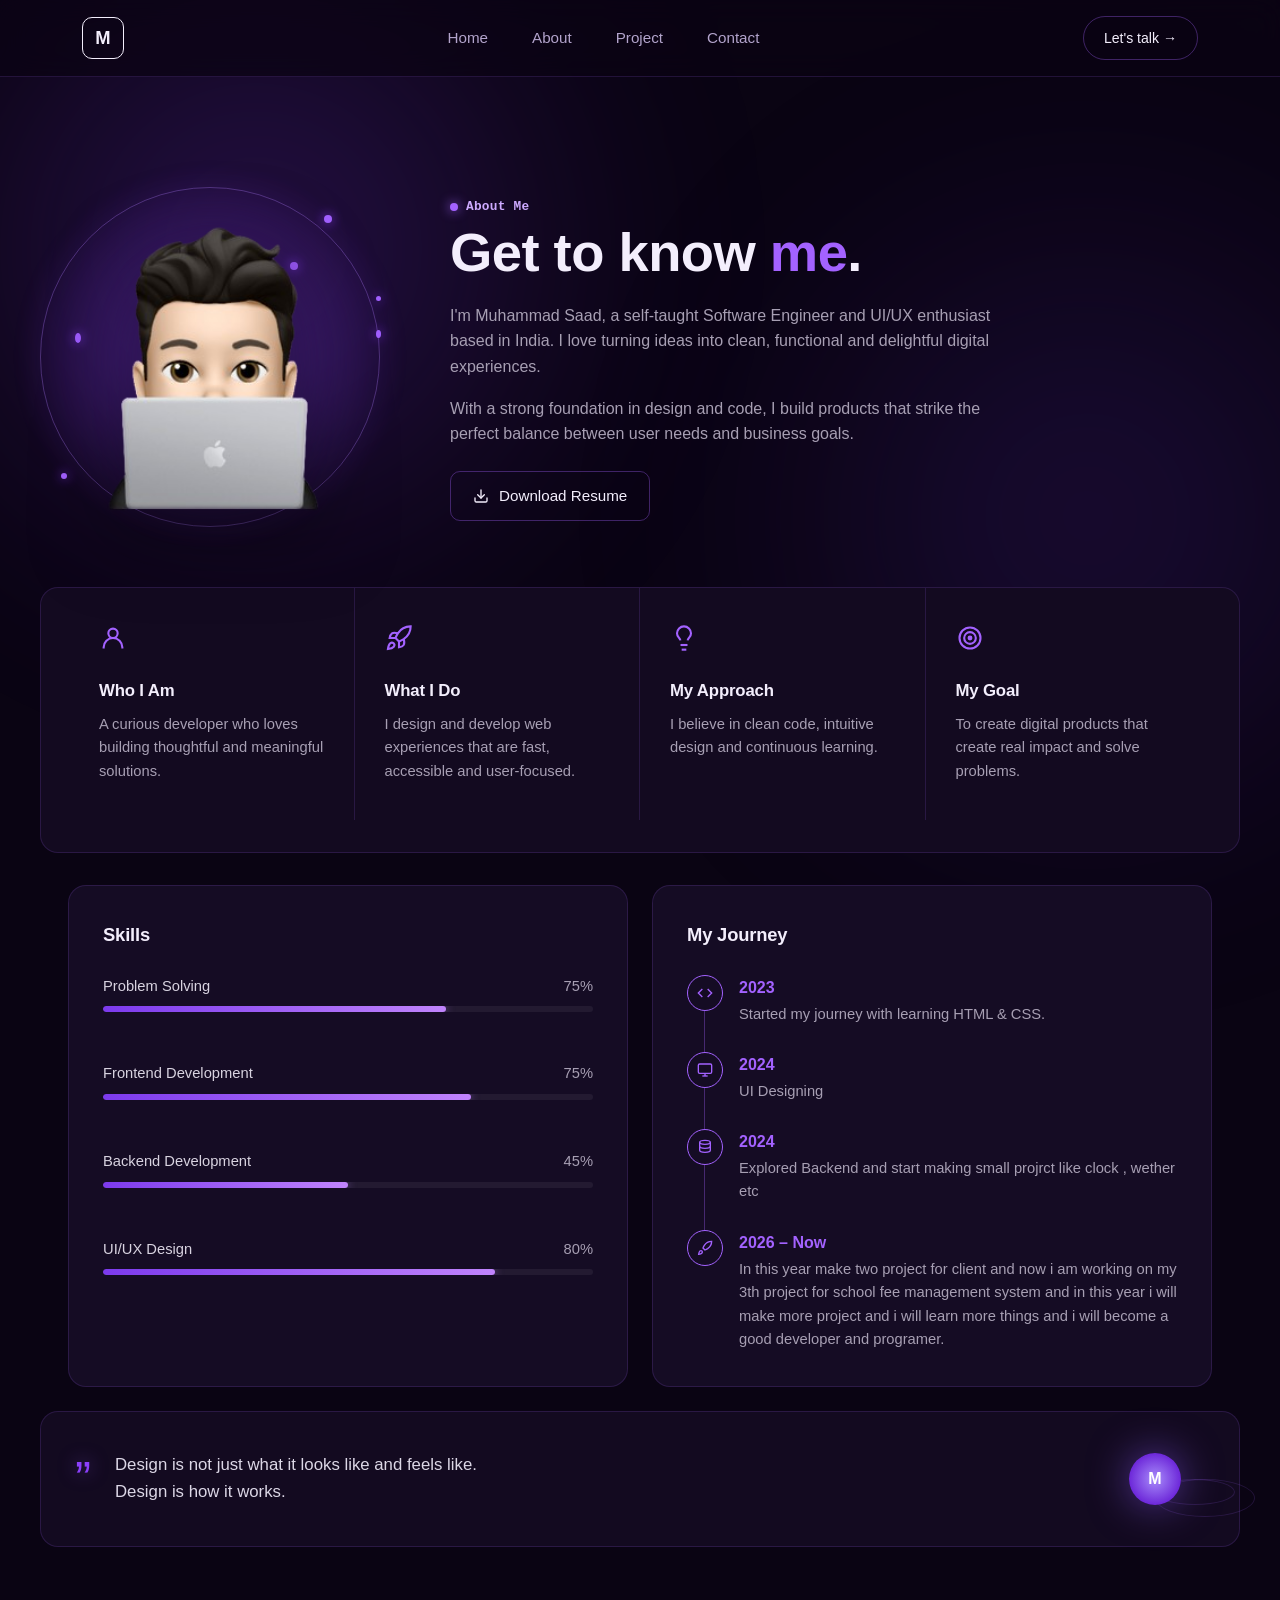
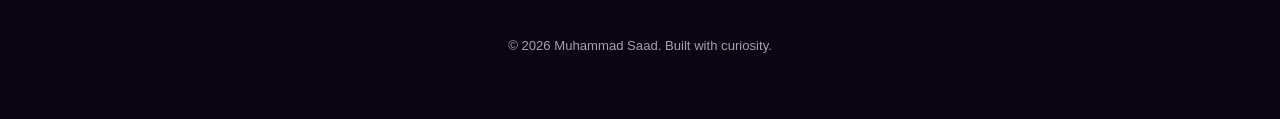
<file: about.html>
<!DOCTYPE html>
<html lang="en">
<head>
    <meta charset="UTF-8">
    <meta name="viewport" content="width=device-width, initial-scale=1.0">
    <title>About Me</title>
    <link rel="stylesheet" href="about.css">
    <link rel="stylesheet" href="style.css">
</head>
<body>
     <header>
    <nav class="container">
      <a href="index.html" class="logo">M</a>
      <ul class="nav-links" id="navLinks">
        <li><a href="index.html">Home</a></li>
        <li><a href="about.html">About</a></li>
        <li><a href="project.html">Project</a></li>
        <li><a href="contact.html">Contact</a></li>
      </ul>
      <a href="#contact" class="nav-cta">Let's talk →</a>
      <div class="burger" id="burger"><span></span><span></span><span></span></div>
    </nav>
  </header>
  <main id="top">

  <section class="hero" id="about">
    <div class="hero-avatar">
      <div class="orbit-ring">
          <span class="orbit-dot d1"></span>
        <span class="orbit-dot d2"></span>
          <span class="orbit-dot d3"></span>
        <span class="orbit-dot d4"></span>
          <span class="orbit-dot d5"></span>
        <span class="orbit-dot d6"></span>
      </div>
      <div class="avatar-glow"></div>
      <img src="img/Me.png" alt="Illustrated avatar of Muhammad Saad working on a laptop" class="avatar-img" />
    </div>

    <div class="hero-copy">
      <p class="eyebrow">About Me</p>
      <h1>Get to know <span class="accent">me</span>.</h1>
      <p class="lead">
        I'm Muhammad Saad, a self-taught Software Engineer and UI/UX enthusiast
        based in India. I love turning ideas into clean, functional and
        delightful digital experiences.
      </p>
      <p class="lead">
        With a strong foundation in design and code, I build products that
        strike the perfect balance between user needs and business goals.
      </p>
      <a class="btn-outline" href="#" onclick="alert('Add your resume.pdf next to index.html and update this link.'); return false;">
        <svg width="16" height="16" viewBox="0 0 24 24" fill="none" stroke="currentColor" stroke-width="2" stroke-linecap="round" stroke-linejoin="round"><path d="M21 15v4a2 2 0 0 1-2 2H5a2 2 0 0 1-2-2v-4"/><polyline points="7 10 12 15 17 10"/><line x1="12" y1="15" x2="12" y2="3"/></svg>
        Download Resume
      </a>
    </div>
  </section>

  <section class="pillars">
    <div class="pillar">
      <svg class="pillar-icon" width="28" height="28" viewBox="0 0 24 24" fill="none" stroke="currentColor" stroke-width="1.8"><circle cx="12" cy="8" r="4"/><path d="M4 21v-1a8 8 0 0 1 16 0v1"/></svg>
      <h3>Who I Am</h3>
      <p>A curious developer who loves building thoughtful and meaningful solutions.</p>
    </div>
    <div class="pillar">
      <svg class="pillar-icon" width="28" height="28" viewBox="0 0 24 24" fill="none" stroke="currentColor" stroke-width="1.8"><path d="M4.5 16.5c-1.5 1.26-2 5-2 5s3.74-.5 5-2c.71-.84.7-2.13-.09-2.91a2.18 2.18 0 0 0-2.91-.09z"/><path d="M12 15l-3-3a22 22 0 0 1 2-3.95A12.88 12.88 0 0 1 22 2c0 2.72-.78 7.5-6 11a22.35 22.35 0 0 1-4 2z"/><path d="M9 12H4s.55-3.03 2-4c1.62-1.08 5 0 5 0"/><path d="M12 15v5s3.03-.55 4-2c1.08-1.62 0-5 0-5"/></svg>
      <h3>What I Do</h3>
      <p>I design and develop web experiences that are fast, accessible and user-focused.</p>
    </div>
    <div class="pillar">
      <svg class="pillar-icon" width="28" height="28" viewBox="0 0 24 24" fill="none" stroke="currentColor" stroke-width="1.8"><path d="M9 18h6"/><path d="M10 22h4"/><path d="M15.09 14c.18-.98.65-1.74 1.41-2.5A4.65 4.65 0 0 0 18 8 6 6 0 0 0 6 8c0 1 .23 2.23 1.5 3.5.76.76 1.23 1.52 1.41 2.5"/></svg>
      <h3>My Approach</h3>
      <p>I believe in clean code, intuitive design and continuous learning.</p>
    </div>
    <div class="pillar">
      <svg class="pillar-icon" width="28" height="28" viewBox="0 0 24 24" fill="none" stroke="currentColor" stroke-width="1.8"><circle cx="12" cy="12" r="9"/><circle cx="12" cy="12" r="5"/><circle cx="12" cy="12" r="1.2" fill="currentColor"/></svg>
      <h3>My Goal</h3>
      <p>To create digital products that create real impact and solve problems.</p>
    </div>
  </section>

  <section class="split">
    <div class="card skills-card">
      <h3>Skills</h3>
      <ul class="skills">
        <li>
          <div class="skill-row"><span>Problem Solving </span><span class="pct">75%</span></div>
          <div class="bar"><div class="fill" style="--pct:70%"></div></div>
        </li>
        <li>
          <div class="skill-row"><span>Frontend Development</span><span class="pct">75%</span></div>
          <div class="bar"><div class="fill" style="--pct:75%"></div></div>
        </li>
        <li>
          <div class="skill-row"><span>Backend Development</span><span class="pct">45%</span></div>
          <div class="bar"><div class="fill" style="--pct:50%"></div></div>
        </li>
        <li>
          <div class="skill-row"><span>UI/UX Design</span><span class="pct">80%</span></div>
          <div class="bar"><div class="fill" style="--pct:80%"></div></div>
        </li>
        <!-- <li>
          <div class="skill-row"><span>Tools &amp; Workflow</span><span class="pct">80%</span></div>
          <div class="bar"><div class="fill" style="--pct:80%"></div></div>
        </li> -->
      </ul>
    </div>

    <div class="card journey-card">
      <h3>My Journey</h3>
      <ol class="timeline">
        <li>
          <span class="tl-icon"><svg width="16" height="16" viewBox="0 0 24 24" fill="none" stroke="currentColor" stroke-width="2"><polyline points="16 18 22 12 16 6"/><polyline points="8 6 2 12 8 18"/></svg></span>
          <div class="tl-copy">
            <p class="year">2023</p>
            <p>Started my journey with learning HTML &amp; CSS.</p>
          </div>
        </li>
        <li>
          <span class="tl-icon"><svg width="16" height="16" viewBox="0 0 24 24" fill="none" stroke="currentColor" stroke-width="2"><rect x="2" y="3" width="20" height="14" rx="2"/><line x1="8" y1="21" x2="16" y2="21"/><line x1="12" y1="17" x2="12" y2="21"/></svg></span>
          <div class="tl-copy">
            <p class="year">2024</p>
            <p>UI Designing</p>
          </div>
        </li>
        <li>
          <span class="tl-icon"><svg width="16" height="16" viewBox="0 0 24 24" fill="none" stroke="currentColor" stroke-width="2"><ellipse cx="12" cy="5" rx="8" ry="3"/><path d="M4 5v6c0 1.66 3.58 3 8 3s8-1.34 8-3V5"/><path d="M4 11v6c0 1.66 3.58 3 8 3s8-1.34 8-3v-6"/></svg></span>
          <div class="tl-copy">
            <p class="year">2024</p>
            <p>Explored Backend and start making small projrct like clock , wether etc   </p>
          </div>
        </li>
        <li>
          <span class="tl-icon"><svg width="16" height="16" viewBox="0 0 24 24" fill="none" stroke="currentColor" stroke-width="2"><path d="M4.5 16.5c-1.5 1.26-2 5-2 5s3.74-.5 5-2c.71-.84.7-2.13-.09-2.91a2.18 2.18 0 0 0-2.91-.09z"/><path d="M12 15l-3-3a22 22 0 0 1 2-3.95A12.88 12.88 0 0 1 22 2c0 2.72-.78 7.5-6 11a22.35 22.35 0 0 1-4 2z"/></svg></span>
          <div class="tl-copy">
            <p class="year">2026 – Now</p>
            <p> In this year make two project for client  and now i am working on my 3th  project for school fee management system and in this year i will make more project and i will learn more things and i will become a good developer and programer.

            </p>
          </div>
        </li>
      </ol>
    </div>
  </section>

  <section class="quote-bar">
    <span class="quote-mark">&rdquo;</span>
    <p>Design is not just what it looks like and feels like.<br>Design is how it works.</p>
    <div class="quote-logo">
      <span class="ring r1"></span>
      <span class="ring r2"></span>
      <span class="mark">M</span>
    </div>
  </section>

</main>

<footer id="lab">
  <p>&copy; <span id="year"></span> Muhammad Saad. Built with curiosity.</p>
</footer>

  <script src="about.js"></script>
</body>
</html>
</file>
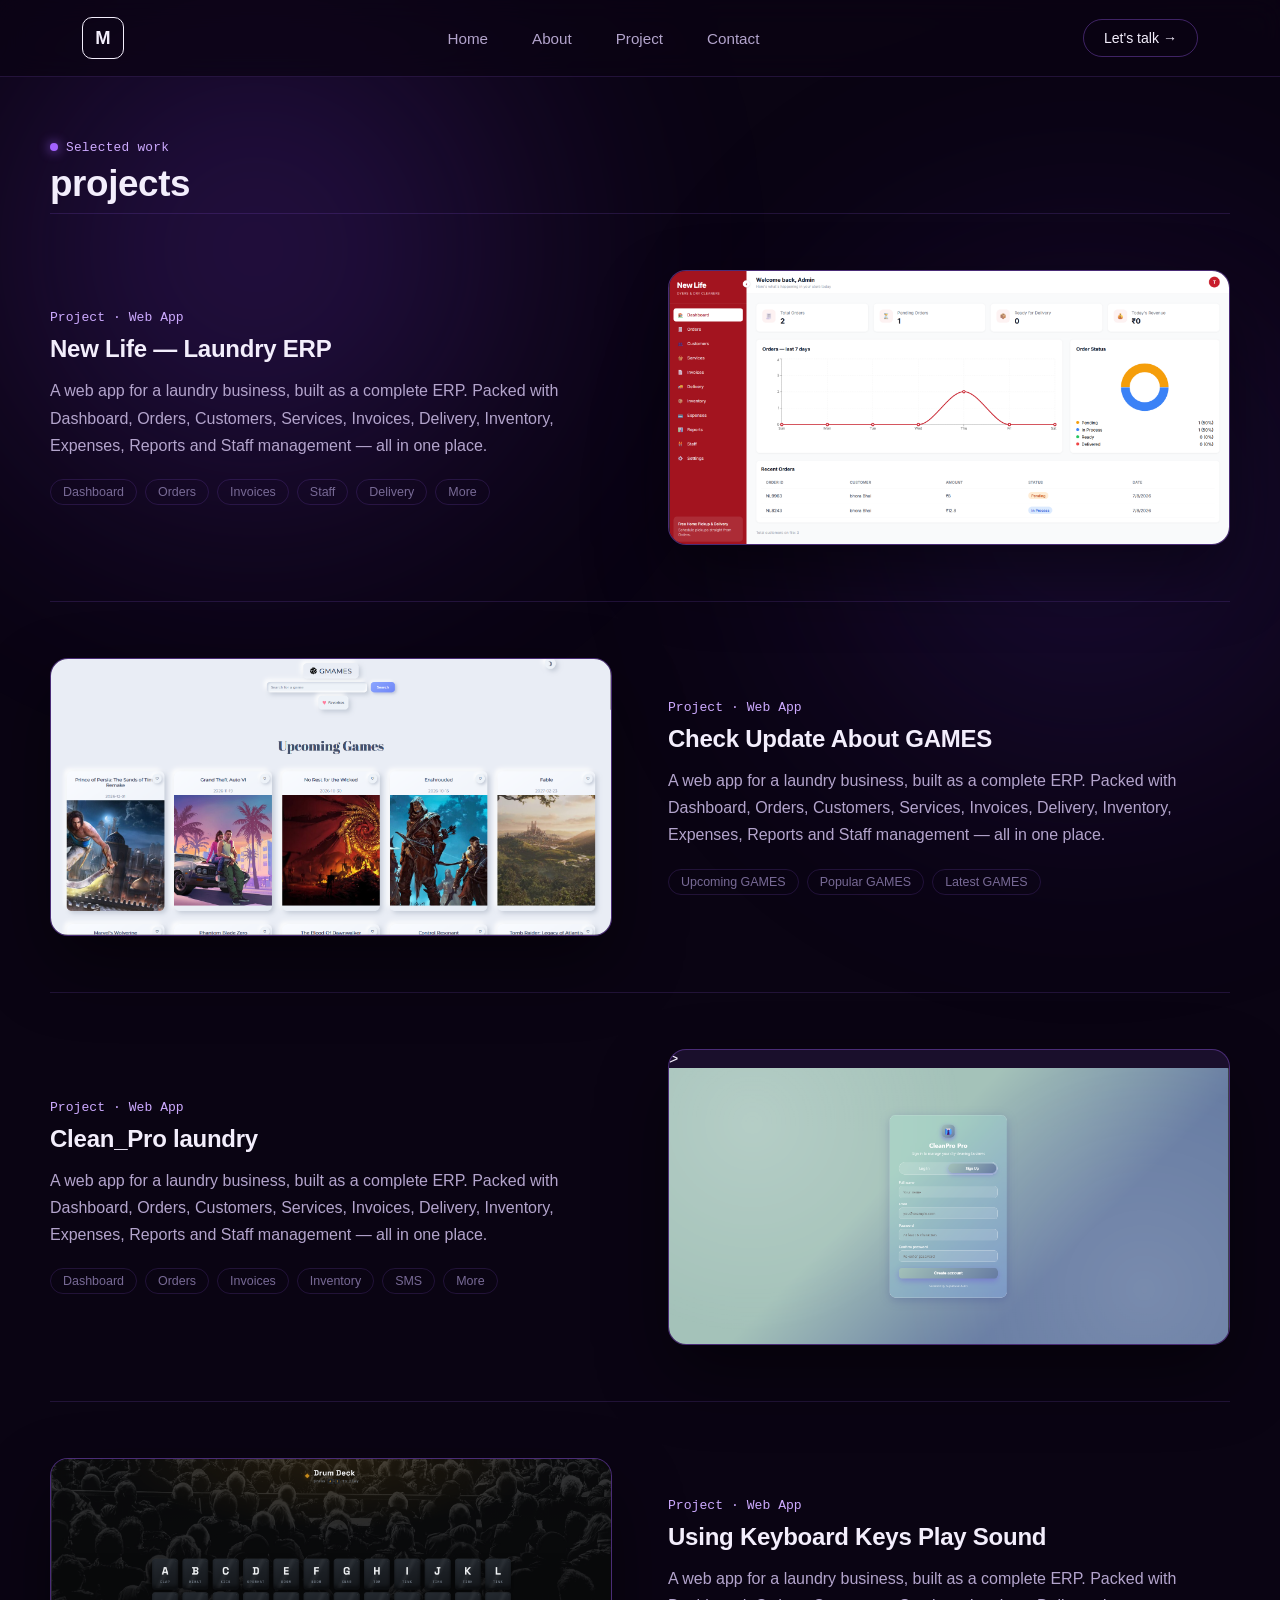
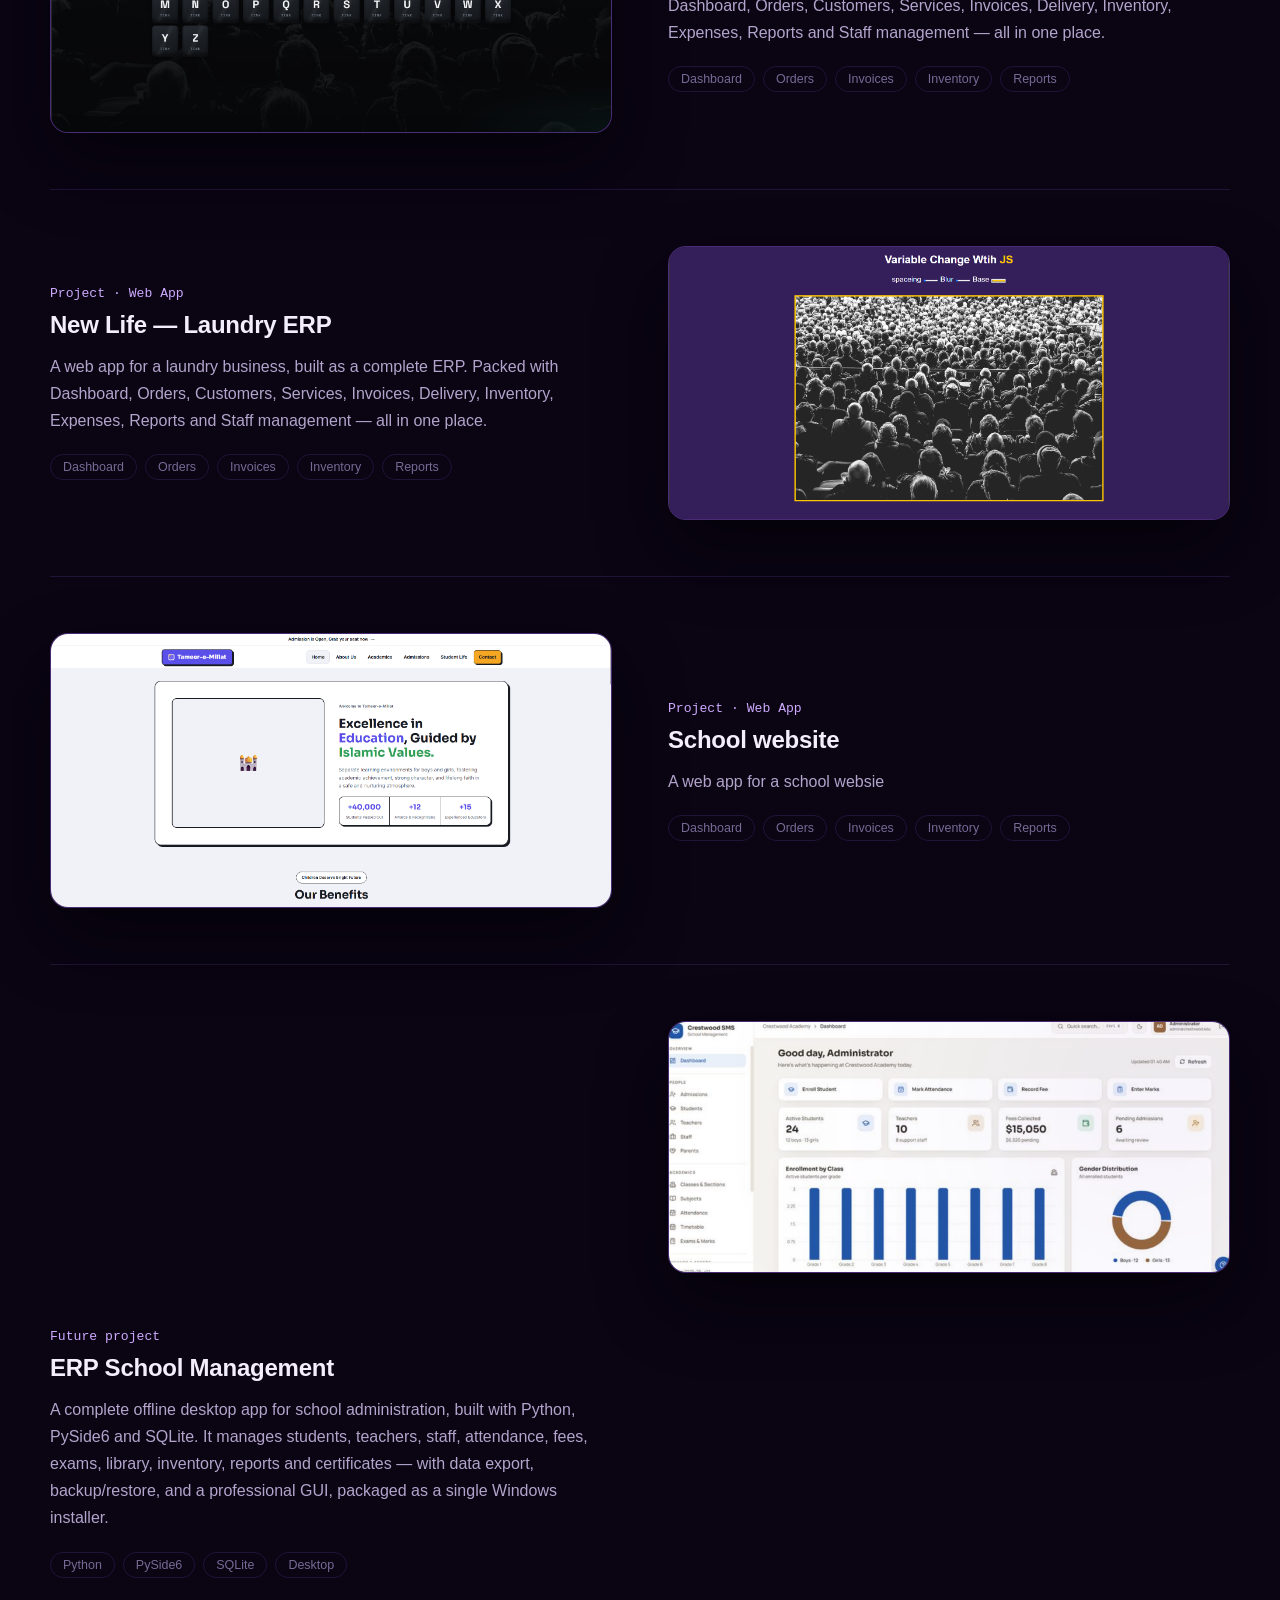
<file: project.html>
<!DOCTYPE html>
<html lang="en">
<head>
    <meta charset="UTF-8">
    <meta name="viewport" content="width=device-width, initial-scale=1.0">
    <link rel="stylesheet" href="style.css">
    <title>Projects</title>

</head>
<body>
  <div class="wrap">

  <header>
    <nav class="container">
      <a href="#home" class="logo">M</a>
      <ul class="nav-links" id="navLinks">
        <li><a href="index.html">Home</a></li>
        <li><a href="about.html">About</a></li>
        <li><a href="project.html">Project</a></li>
        <li><a href="contact.html">Contact</a></li>
      </ul>
      <a href="#contact" class="nav-cta">Let's talk →</a>
      <div class="burger" id="burger"><span></span><span></span><span></span></div>
    </nav>
  </header>
    <!-- PROJECTS -->
  <section class="projects container" id="projects">
    <div class="section-head reveal">
      <span class="eyebrow">Selected work</span>
      <h2>projects</h2>
    </div>

    <div class="project-card reveal">
      <div class="project-media">
      <a href="https://laundry-first.vercel.app/login" target="_blank">
         <img src="img/laundrysecond.png" alt="website Photo">
        </a>
      </div>
      <div class="project-info">
        <span class="project-tag">Project · Web App</span>
        <h3>New Life — Laundry ERP</h3>
        <p>A web app for a laundry business, built as a complete ERP. Packed with Dashboard, Orders, Customers, Services, Invoices, Delivery, Inventory, Expenses, Reports and Staff management &mdash; all in one place.</p>
        <div class="chip-row">
          <span class="chip">Dashboard</span>
          <span class="chip">Orders</span>
          <span class="chip">Invoices</span>
          <span class="chip">Staff</span>
          <span class="chip">Delivery</span>
          <span class="chip">More</span>
        </div>
      </div>
    </div>

      <div class="project-card reveal">
      <div class="project-media">
     <a href="https://latestgames-update.vercel.app/" target="_blank">
       <img src="img/Games.png" alt="Game websit photo">
      </a>
      </div>
      <div class="project-info">
        <span class="project-tag">Project · Web App</span>
        <h3>Check Update About GAMES</h3>
        <p>A web app for a laundry business, built as a complete ERP. Packed with Dashboard, Orders, Customers, Services, Invoices, Delivery, Inventory, Expenses, Reports and Staff management &mdash; all in one place.</p>
        <div class="chip-row">
          <span class="chip">Upcoming GAMES</span>
          <span class="chip">Popular GAMES</span>
          <span class="chip">Latest GAMES</span>
        </div>
      </div>
    </div>
      <div class="project-card reveal">
      <div class="project-media">
       <a href="https://lmw-second.vercel.app/" target="_blank">
         >
        <img src="img/cleanpro.png" alt="websit singup page">
        </a>
      </div>
      <div class="project-info">
        <span class="project-tag">Project · Web App</span>
        <h3>Clean_Pro laundry </h3>
        <p>A web app for a laundry business, built as a complete ERP. Packed with Dashboard, Orders, Customers, Services, Invoices, Delivery, Inventory, Expenses, Reports and Staff management &mdash; all in one place.</p>
        <div class="chip-row">
          <span class="chip">Dashboard</span>
          <span class="chip">Orders</span>
          <span class="chip">Invoices</span>
          <span class="chip">Inventory</span>
          <span class="chip">SMS</span>
          <span class="chip">More</span>
        </div>
      </div>
    </div>
      <div class="project-card reveal">
      <div class="project-media">
     <a href="https://piano-by-saad.vercel.app/" target="_blank"><img src="img/piano.png" alt="website photo" >
      </a> 
      </div>
      <div class="project-info">
        <span class="project-tag">Project · Web App</span>
        <h3>Using Keyboard Keys Play Sound</h3>
        <p>A web app for a laundry business, built as a complete ERP. Packed with Dashboard, Orders, Customers, Services, Invoices, Delivery, Inventory, Expenses, Reports and Staff management &mdash; all in one place.</p>
        <div class="chip-row">
          <span class="chip">Dashboard</span>
          <span class="chip">Orders</span>
          <span class="chip">Invoices</span>
          <span class="chip">Inventory</span>
          <span class="chip">Reports</span>
        </div>
      </div>
    </div>
      <div class="project-card reveal">
      <div class="project-media">
      <a href="https://variable-change-by-js.vercel.app/" target="_blank"> <img src="img/variable-project-img.png" alt="project image only">
        </a>
      </div>
      <div class="project-info">
        <span class="project-tag">Project · Web App</span>
        <h3>New Life — Laundry ERP</h3>
        <p>A web app for a laundry business, built as a complete ERP. Packed with Dashboard, Orders, Customers, Services, Invoices, Delivery, Inventory, Expenses, Reports and Staff management &mdash; all in one place.</p>
        <div class="chip-row">
          <span class="chip">Dashboard</span>
          <span class="chip">Orders</span>
          <span class="chip">Invoices</span>
          <span class="chip">Inventory</span>
          <span class="chip">Reports</span>
        </div>
      </div>
    </div>
      <div class="project-card reveal">
      <div class="project-media">
        <a href="https://tmischool.vercel.app/" target="_blank"> <img src ="img/school.png" alt="school management project image">
      </div>
      <div class="project-info">
        <span class="project-tag">Project · Web App</span>
        <h3>School website</h3>
        <p>A web app for a school websie</p>
        <div class="chip-row">
          <span class="chip">Dashboard</span>
          <span class="chip">Orders</span>
          <span class="chip">Invoices</span>
          <span class="chip">Inventory</span>
          <span class="chip">Reports</span>
        </div>
      </div>
    </div>
    <div class="project-card reveal">
      <div class="project-media">
      <a href=""></a>  <img src="img/comingproject.png" alt="website image">
      </div>
      <div class="project-info">
        <span class="project-tag">Future project</span>
        <h3>ERP School Management</h3>
        <p>A complete offline desktop app for school administration, built with Python, PySide6 and SQLite. It manages students, teachers, staff, attendance, fees, exams, library, inventory, reports and certificates &mdash; with data export, backup/restore, and a professional GUI, packaged as a single Windows installer.</p>
        <div class="chip-row">
          <span class="chip">Python</span>
          <span class="chip">PySide6</span>
          <span class="chip">SQLite</span>
          <span class="chip">Desktop</span>
        </div>
      </div>
    </div>
  </section>
<script src="script.js"></script>
</body>
</html>
</file>
<file: about.css>
:root{
  --bg: #060310;
  --bg-2: #0a0514;
  --card: #130a20;
  --card-2: #150c24;
  --border: rgba(150,110,220,0.18);
  --border-strong: rgba(168,124,240,0.4);
  --text: #f1eef6;
  --muted: #a79fb3;
  --muted-2: #8b839a;
  --accent: #8b5cf6;
  --accent-2: #a78bfa;
  --accent-glow: rgba(139,92,246,0.55);
  --radius: 20px;
  --font-display: 'Poppins', sans-serif;
  --font-body: 'Inter', sans-serif;
}

*{box-sizing:border-box;}
html{scroll-behavior:smooth;}

body{
  margin:0;
  background:var(--bg);
  color:var(--text);
  font-family:var(--font-body);
  line-height:1.6;
  position:relative;
  overflow-x:hidden;
}

/* ambient glow orbs */
.glow-orb{
  position:fixed;
  border-radius:50%;
  filter:blur(120px);
  pointer-events:none;
  z-index:0;
  opacity:0.35;
}
.orb-1{ width:520px; height:520px; background:#7c3aed; top:-120px; left:-160px; }
.orb-2{ width:460px; height:460px; background:#5b21b6; bottom:-160px; right:-160px; }

main, header, footer{ position:relative; z-index:1; }

a{ color:inherit; text-decoration:none; }
h1,h2,h3{ font-family:var(--font-display); margin:0 0 .5em; font-weight:600; letter-spacing:-0.01em; }
p{ margin:0 0 1em; color:var(--muted); }

/* ---------- Nav ---------- */
.nav{
  display:flex;
  align-items:center;
  justify-content:space-between;
  max-width:1200px;
  margin:24px auto 0;
  padding:18px 28px;
  background:linear-gradient(180deg, rgba(90,40,160,0.22), rgba(20,10,35,0.5));
  border:1px solid var(--border);
  border-radius:16px;
  backdrop-filter: blur(10px);
}
.brand{ font-family:var(--font-display); font-weight:600; letter-spacing:.02em; }
.nav-logo{
  font-family:var(--font-display);
  font-weight:700;
  font-size:1.3rem;
  border:1.5px solid var(--accent-2);
  width:38px; height:38px;
  display:flex; align-items:center; justify-content:center;
  border-radius:8px;
  color:var(--text);
}
.nav-right{ display:flex; gap:36px; }
.nav-right a{
  color:var(--muted);
  font-size:.95rem;
  padding-bottom:6px;
  border-bottom:2px solid transparent;
  transition:color .2s ease, border-color .2s ease;
}
.nav-right a:hover{ color:var(--text); }
.nav-right a.active{ color:var(--text); border-color:var(--accent); }

/* ---------- Hero ---------- */
.hero{
  max-width:1200px;
  margin:0 auto;
  padding:100px 28px 60px;
  display:grid;
  grid-template-columns:380px 1fr;
  gap:70px;
  align-items:center;
}
.hero-avatar{
  position:relative;
  width:340px; height:340px;
  display:flex; align-items:center; justify-content:center;
  justify-self:center;
}
.avatar-glow{
  position:absolute;
  inset:20px;
  border-radius:50%;
  background:radial-gradient(circle, var(--accent-glow), transparent 70%);
  filter:blur(10px);
}
.orbit-ring{
  position:absolute;
  inset:0;
  border:1px solid rgba(168,124,240,0.35);
  border-radius:50%;
  animation:spin 22s linear infinite;
}
.orbit-dot{
  position:absolute;
  width:8px; height:8px;
  border-radius:50%;
  background:var(--accent-2);
  box-shadow:0 0 12px var(--accent);
}
.d1{ top:8%; right:14%; }
.d2{ top:32%; right:-2px; width:5px; height:5px; }
.d3{ bottom:14%; left:6%; width:6px; height:6px; }
.d4{ top:22%; right:24%; }
.d5{ top:42%; right:-2px; width:5px; height:8px; }
.d6{ bottom:54%; left:10%; width:6px; height:10px; }
@keyframes spin{ to{ transform:rotate(360deg); } }

.avatar-img{
  position:relative;
  width:78%;
  z-index:1;
  filter:drop-shadow(0 20px 40px rgba(0,0,0,0.5));
}

.eyebrow{ color:var(--accent-2); font-weight:600; font-size:.95rem; margin-bottom:.4em; }
.hero-copy h1{ font-size:2.6rem; color:var(--text); }
.hero-copy h1 .accent{ color:var(--accent-2); }
.lead{ max-width:560px; color:var(--muted); }

.btn-outline{
  display:inline-flex;
  align-items:center;
  gap:10px;
  margin-top:8px;
  padding:12px 22px;
  border:1.5px solid var(--border-strong);
  border-radius:10px;
  color:var(--text);
  font-size:.95rem;
  font-weight:500;
  transition:background .2s ease, transform .2s ease, box-shadow .2s ease;
}
.btn-outline:hover{
  background:rgba(139,92,246,0.12);
  box-shadow:0 0 24px rgba(139,92,246,0.25);
  transform:translateY(-1px);
}

/* ---------- Pillars ---------- */
.pillars{
  max-width:1200px;
  margin:0 auto;
  padding:0 28px 32px;
  display:grid;
  grid-template-columns:repeat(4,1fr);
  background:var(--card);
  border:1px solid var(--border);
  border-radius:var(--radius);
}
.pillar{
  padding:36px 30px;
  border-right:1px solid var(--border);
}
.pillar:last-child{ border-right:none; }
.pillar-icon{ color:var(--accent-2); margin-bottom:18px; }
.pillar h3{ font-size:1.05rem; color:var(--text); }
.pillar p{ font-size:.92rem; margin:0; }

/* ---------- Split: Skills / Journey ---------- */
.split{
  max-width:1200px;
  margin:32px auto 0;
  padding:0 28px;
  display:grid;
  grid-template-columns:1fr 1fr;
  gap:24px;
}
.card{
  background:var(--card-2);
  border:1px solid var(--border);
  border-radius:var(--radius);
  padding:34px;
}
.card h3{ color:var(--text); font-size:1.15rem; margin-bottom:26px; }

.skills{ list-style:none;
   margin:0;
    padding:0;
     display:flex;
      flex-direction:column;
       gap:50px;
       }
.skill-row{ display:flex; justify-content:space-between; font-size:.92rem; margin-bottom:8px; color:var(--muted); }
.skill-row span:first-child{ color:#d8d3e0; }
.bar{
  height:6px;
  border-radius:6px;
  background:rgba(255,255,255,0.06);
  overflow:hidden;
}
.fill{
  height:100%;
  width:0;
  border-radius:6px;
  background:linear-gradient(90deg, #7c3aed, #c084fc);
  box-shadow:0 0 10px rgba(168,124,240,0.6);
  transition:width 1.1s cubic-bezier(.22,.9,.34,1);
}
.fill.in-view{ width:var(--pct); }

.timeline{ list-style:none; margin:0; padding:0; }
.timeline li{
  display:grid;
  grid-template-columns:36px 1fr;
  gap:16px;
  position:relative;
  padding-bottom:26px;
}
.timeline li:last-child{ padding-bottom:0; }
.timeline li:not(:last-child)::before{
  content:"";
  position:absolute;
  left:17px; top:36px; bottom:0;
  width:1px;
  background:var(--border-strong);
}
.tl-icon{
  width:36px; height:36px;
  border:1.5px solid var(--accent-2);
  border-radius:50%;
  display:flex; align-items:center; justify-content:center;
  color:var(--accent-2);
  background:var(--card-2);
  z-index:1;
}
.tl-copy .year{ color:var(--accent-2); font-weight:600; margin-bottom:2px; }
.tl-copy p:last-child{ margin:0; font-size:.92rem; }

/* ---------- Quote bar ---------- */
.quote-bar{
  max-width:1200px;
  margin:24px auto 60px;
  padding:32px 34px;
  background:var(--card);
  border:1px solid var(--border);
  border-radius:var(--radius);
  display:flex;
  align-items:center;
  gap:24px;
}
.quote-mark{
  font-family:var(--font-display);
  font-size:3rem;
  color:var(--accent);
  line-height:1;
  text-shadow:0 0 18px var(--accent-glow);
}
.quote-bar p{ flex:1; color:#dcd7e6; font-size:1.05rem; margin:0; font-family:var(--font-display); font-weight:500; }
.quote-logo{
  position:relative;
  width:100px; height:70px;
  flex-shrink:0;
  display:flex; align-items:center; justify-content:center;
}
.quote-logo .mark{
  width:52px; height:52px;
  border-radius:50%;
  background:radial-gradient(circle, #a78bfa, #6d28d9 70%);
  box-shadow:0 0 40px var(--accent-glow);
  display:flex; align-items:center; justify-content:center;
  font-family:var(--font-display);
  font-weight:700;
  color:#fff;
  z-index:1;
}
.ring{
  position:absolute;
  border:1px solid rgba(168,124,240,0.35);
  border-radius:50%;
}
.r1{ width:100px; height:38px; top:16px; }
.r2{ width:80px; height:26px; top:22px; }

/* ---------- Footer ---------- */
footer{
  text-align:center;
  padding:30px 20px 50px;
  color:var(--muted-2);
  font-size:.85rem;
}

/* ---------- Reveal ---------- */
.reveal{ opacity:0; transform:translateY(18px); transition:opacity .6s ease, transform .6s ease; }
.reveal.in-view{ opacity:1; transform:none; }

/* ---------- Responsive ---------- */
@media (max-width: 980px){
  .hero{ grid-template-columns:1fr; text-align:center; padding-top:60px; }
  .hero-copy .lead{ margin-left:auto; margin-right:auto; }
  .pillars{ grid-template-columns:1fr 1fr; }
  .pillar{ border-right:none; border-bottom:1px solid var(--border); }
  .split{ grid-template-columns:1fr; }
  .nav-right{ gap:20px; }
}
@media (max-width: 560px){
  .pillars{ grid-template-columns:1fr; }
  .nav{ flex-wrap:wrap; gap:14px; justify-content:center; }
  .hero-copy h1{ font-size:2.1rem; }
  .quote-bar{ flex-direction:column; text-align:center; }
}

@media (prefers-reduced-motion: reduce){
  *{ animation:none !important; transition:none !important; }
}
</file>
<file: style.css>
:root{
    --bg: #0a0413;
    --bg-soft: #120823;
    --surface: #1a0f2c;
    --surface-2: #221334;
    --border: rgba(163,98,255,0.16);
    --border-strong: rgba(163,98,255,0.35);
    --accent: #8b3ffb;
    --accent-2: #a362ff;
    --accent-light: #cdaaff;
    --text: #f3eefc;
    --text-dim: #b3a4cc;
    --text-faint: #786a96;
    --radius: 18px;
  }

  *{ margin:0; padding:0; box-sizing:border-box; }
  html{ scroll-behavior:smooth; }

  body{
    background: var(--bg);
    color: var(--text);
    font-family: 'Inter', sans-serif;
    overflow-x:hidden;
    position:relative;
  }

  /* ambient background glows */
  body::before, body::after{
    content:'';
    position:fixed;
    width:60vw; height:60vw;
    max-width:900px; max-height:900px;
    border-radius:50%;
    filter: blur(120px);
    opacity:0.28;
    z-index:0;
    pointer-events:none;
  }
  body::before{
    background: radial-gradient(circle, var(--accent) 0%, transparent 70%);
    top:-15%; left:-10%;
  }
  body::after{
    background: radial-gradient(circle, #5227a8 0%, transparent 70%);
    bottom:0%; right:-15%;
  }

  .wrap{ position:relative; z-index:1; }

  a{ color:inherit; text-decoration:none; }
  ul{ list-style:none; }
  img{ max-width:100%; display:block; }

  h1,h2,h3, .display{
    font-family:'Sora', sans-serif;
    letter-spacing:-0.01em;
  }

  .eyebrow{
    font-family:'JetBrains Mono', monospace;
    font-size:0.8rem;
    color: var(--accent-light);
    letter-spacing:0.02em;
    display:inline-flex;
    align-items:center;
    gap:8px;
  }
  .eyebrow::before{
    content:'';
    width:8px; height:8px;
    border-radius:50%;
    background: var(--accent-2);
    box-shadow: 0 0 12px var(--accent-2);
  }

  .container{
    max-width:1180px;
    margin:0 auto;
    padding:0 32px;
  }

  /* ---------- NAV ---------- */
  header{
    position:sticky;
    top:0;
    z-index:100;
    background: rgba(10,4,19,0.7);
    backdrop-filter: blur(14px);
    border-bottom:1px solid var(--border);
  }
  nav.container{
    display:flex;
    align-items:center;
    justify-content:space-between;
    height:76px;
  }
  .logo{
    width:42px; height:42px;
    border:1.5px solid var(--text);
    border-radius:10px;
    display:flex; align-items:center; justify-content:center;
    font-family:'Sora',sans-serif;
    font-weight:700;
    font-size:1.15rem;
    transition: box-shadow .3s ease, border-color .3s ease;
  }
  .logo:hover{ box-shadow: 0 0 22px var(--accent-2); border-color: var(--accent-2); }

  .nav-links{
    display:flex;
    gap:44px;
    font-size:0.95rem;
    font-weight:500;
  }
  .nav-links a{
    position:relative;
    color: var(--text-dim);
    transition: color .25s ease;
  }
  .nav-links a::after{
    content:'';
    position:absolute; left:0; bottom:-6px;
    width:0; height:2px;
    background: var(--accent-2);
    transition: width .25s ease;
  }
  .nav-links a:hover{ color: var(--text); }
  .nav-links a:hover::after{ width:100%; }

  .nav-cta{
    display:inline-flex; align-items:center; gap:8px;
    padding:10px 20px;
    border-radius:999px;
    border:1px solid var(--border-strong);
    font-size:0.88rem;
    font-weight:500;
    color: var(--text);
    transition: all .25s ease;
  }
  .nav-cta:hover{ background: var(--accent); border-color: var(--accent); box-shadow: 0 0 24px rgba(139,63,251,0.5); }

  .burger{ display:none; width:26px; height:20px; position:relative; cursor:pointer; }
  .burger span{ position:absolute; left:0; width:100%; height:2px; background:var(--text); transition:.3s; }
  .burger span:nth-child(1){ top:0; }
  .burger span:nth-child(2){ top:9px; }
  .burger span:nth-child(3){ top:18px; }
  .burger.open span:nth-child(1){ transform: translateY(9px) rotate(45deg); }
  .burger.open span:nth-child(2){ opacity:0; }
  .burger.open span:nth-child(3){ transform: translateY(-9px) rotate(-45deg); }

  /* ---------- HERO ---------- */
  .hero{
    padding:110px 0 60px;
    display:grid;
    grid-template-columns: 340px 1fr;
    gap:70px;
    align-items:center;
  }
  .avatar-wrap{
    position:relative;
    width:340px; height:340px;
    display:flex; align-items:flex-end; justify-content:center;
  }
  .avatar-glow{
    position:absolute; inset:-30px;
    background: radial-gradient(circle, rgba(139,63,251,0.55) 0%, transparent 68%);
    border-radius:50%;
    filter:blur(6px);
    animation: pulse 5s ease-in-out infinite;
  }
  @keyframes pulse{
    0%,100%{ transform:scale(1); opacity:0.9; }
    50%{ transform:scale(1.08); opacity:1; }
  }
  .avatar-wrap img{
    position:relative;
    width:78%;
    z-index:2;
    filter: drop-shadow(0 20px 40px rgba(0,0,0,0.5));
  }
  .speech{
    position:absolute;
    top:14px; left:50%;
    transform: translateX(-6%);
    background: var(--surface-2);
    border:1px solid var(--border-strong);
    padding:9px 16px;
    border-radius:14px 14px 14px 4px;
    font-size:0.82rem;
    white-space:nowrap;
    z-index:3;
    animation: floaty 4s ease-in-out infinite;
  }
  .speech b{ color: var(--accent-light); font-weight:600; }
  @keyframes floaty{
    0%,100%{ transform: translate(-6%, 0); }
    50%{ transform: translate(-6%, -8px); }
  }

  .hero-copy .kicker{
    color: var(--text-dim);
    font-size:1.02rem;
    margin-bottom:10px;
  }
  .hero-copy h1{
    font-size:clamp(2.1rem, 4.6vw, 3.4rem);
    font-weight:700;
    line-height:1.15;
    margin-bottom:18px;
  }
  .hero-copy h1 .accent-word{
    color: var(--accent-light);
    position:relative;
    text-decoration: underline;
    text-decoration-color: var(--accent-2);
    text-underline-offset: 8px;
    text-decoration-thickness: 2px;
  }
  .hero-copy p.sub{
    color: var(--text-dim);
    max-width:480px;
    font-size:1.02rem;
    margin-bottom:32px;
  }
  .hero-actions{ display:flex; gap:16px; flex-wrap:wrap; }
  .btn{
    display:inline-flex; align-items:center; gap:10px;
    padding:14px 26px;
    border-radius:999px;
    font-weight:600;
    font-size:0.94rem;
    transition: all .25s ease;
  }
  .btn-primary{
    background: linear-gradient(135deg, var(--accent), #6222c4);
    color:#fff;
    box-shadow: 0 8px 30px rgba(139,63,251,0.35);
  }
  .btn-primary:hover{ transform: translateY(-2px); box-shadow: 0 12px 34px rgba(139,63,251,0.55); }
  .btn-ghost{
    border:1px solid var(--border-strong);
    color: var(--text);
  }
  .btn-ghost:hover{ background: var(--surface-2); }

  /* ---------- ABOUT ---------- */
  .about{
    padding:100px 0 40px;
    display:grid;
    grid-template-columns: 1fr 1fr;
    gap:60px;
    align-items:center;
  }
  .about h2.type-line{
    font-size:clamp(1.8rem,3.4vw,2.5rem);
    font-weight:700;
    min-height:1.3em;
  }
  .type-line .cursor{
    display:inline-block;
    width:2px;
    background: var(--accent-light);
    margin-left:3px;
    animation: blink 0.9s steps(1) infinite;
  }
  @keyframes blink{ 50%{ opacity:0; } }
  .about .caption{
    color: var(--text-faint);
    font-size:0.9rem;
    margin-top:6px;
    margin-bottom:26px;
  }
  .about p{
    color: var(--text-dim);
    line-height:1.75;
    font-size:1.02rem;
    max-width:520px;
  }
  .tag-pill{
    display:inline-flex;
    font-family:'JetBrains Mono', monospace;
    color: var(--accent-light);
    border:1px solid var(--border-strong);
    padding:5px 14px;
    border-radius:999px;
    font-size:0.85rem;
    margin-top:28px;
  }

  .stack-panel{
    display:flex; align-items:center; justify-content:center;
  }

  /* ---------- ORBIT ---------- */
  .orbit-scene{
    position:relative;
    width:100%;
    max-width:460px;
    aspect-ratio:1/1;
    display:flex; align-items:center; justify-content:center;
  }
  .orbit-core{
    width:110px; height:110px;
    border-radius:50%;
    background: radial-gradient(circle at 35% 30%, var(--accent-2), #4a1899 70%);
    box-shadow: 0 0 70px rgba(139,63,251,0.65), 0 0 120px rgba(139,63,251,0.35);
    display:flex; align-items:center; justify-content:center;
    font-family:'Sora',sans-serif;
    font-weight:700;
    font-size:2rem;
    color:#fff;
    z-index:5;
    animation: pulse 5s ease-in-out infinite;
  }
  .ring{
    position:absolute;
    border:1px solid var(--border);
    border-radius:50%;
    top:50%; left:50%;
  }
  .ring-1{ width:200px; height:200px; margin:-100px 0 0 -100px; animation: spin 22s linear infinite; }
  .ring-2{ width:300px; height:300px; margin:-150px 0 0 -150px; animation: spin 32s linear infinite reverse; }
  .ring-3{ width:410px; height:410px; margin:-205px 0 0 -205px; animation: spin 44s linear infinite; }
  @keyframes spin{ from{ transform:rotate(0deg);} to{ transform:rotate(360deg);} }

  .orbit-icon{
    position:absolute;
    width:44px; height:44px;
    top:-22px; left:50%;
    margin-left:-22px;
    background: var(--surface-2);
    border:1px solid var(--border-strong);
    border-radius:50%;
    display:flex; align-items:center; justify-content:center;
    animation: spin-rev 22s linear infinite;
    box-shadow: 0 4px 18px rgba(0,0,0,0.45);
  }
  .orbit-icon img{ width:24px; height:24px; }
  .ring-1 .orbit-icon{ animation-duration:22s; }
  .ring-2 .orbit-icon{ animation-duration:32s; animation-direction:normal; }
  .ring-3 .orbit-icon{ animation-duration:44s; }
  @keyframes spin-rev{ from{ transform:rotate(0deg);} to{ transform:rotate(-360deg);} }

  .ring-2 .orbit-icon.pos-b{ top:auto; bottom:-22px; left:auto; right:-22px; margin:0; }
  .ring-3 .orbit-icon.pos-b{ top:auto; bottom:-22px; }
  .ring-3 .orbit-icon.pos-c{ top:50%; left:auto; right:-22px; margin-top:-22px; }

  .orbit-icon:hover{ transform: scale(1.15); border-color: var(--accent-2); }

  /* ---------- PROJECTS ---------- */
  .section-head{
    text-align:left;
    margin-bottom:8px;
  }
  .section-head h2{
    font-size:clamp(1.7rem,3vw,2.3rem);
    font-weight:700;
    margin-top:8px;
  }

  .projects{ padding:60px 0 40px; }
  .project-card{
    display:grid;
    grid-template-columns: 1fr 1fr;
    gap:56px;
    align-items:center;
    padding:56px 0;
    border-top:1px solid var(--border);
  }
  .project-card:nth-child(even) .project-media{ order:2; }
  .project-media{
    border-radius: var(--radius);
    overflow:hidden;
    border:1px solid var(--border-strong);
    background: var(--surface);
    box-shadow: 0 30px 70px rgba(0,0,0,0.45);
    transition: transform .4s ease, box-shadow .4s ease;
  }
  .project-media:hover{ transform: translateY(-6px); box-shadow: 0 40px 90px rgba(139,63,251,0.25); }
  .project-tag{
    color: var(--accent-light);
    font-family:'JetBrains Mono', monospace;
    font-size:0.82rem;
    margin-bottom:10px;
    display:block;
  }
  .project-info h3{
    font-size:1.5rem;
    font-weight:700;
    margin-bottom:14px;
  }
  .project-info p{
    color: var(--text-dim);
    line-height:1.7;
    margin-bottom:20px;
  }
  .chip-row{ display:flex; flex-wrap:wrap; gap:8px; }
  .chip{
    font-size:0.78rem;
    padding:5px 12px;
    border-radius:999px;
    border:1px solid var(--border);
    color: var(--text-faint);
  }

  /* ---------- CONTACT ---------- */
  .contact{ padding:140px 0 80px; }
  .contact h2{ font-size:clamp(1.8rem,3.4vw,2.6rem); font-weight:700; margin:10px 0 22px; }
  .contact p{
    color: var(--text-dim);
    max-width:560px;
    line-height:1.75;
    font-size:1.05rem;
    margin-bottom:34px;
  }
  .email-row{
    display:flex; align-items:center; gap:16px;
    margin-bottom:34px;
    flex-wrap:wrap;
  }
  .email-link{
    font-family:'JetBrains Mono', monospace;
    font-size:1.05rem;
    color: var(--text);
    border-bottom:1px solid var(--border-strong);
    padding-bottom:4px;
    transition: color .2s ease, border-color .2s ease;
  }
  .email-link:hover{ color: var(--accent-light); border-color: var(--accent-light); }
  .copy-btn{
    font-family:'JetBrains Mono', monospace;
    font-size:0.78rem;
    color: var(--text-faint);
    border:1px solid var(--border);
    padding:6px 12px;
    border-radius:999px;
    cursor:pointer;
    background:none;
    transition: all .2s ease;
  }
  .copy-btn:hover{ border-color: var(--accent-2); color: var(--accent-light); }

  .social-row{ display:flex; gap:16px; }
  .social-icon{
    width:46px; height:46px;
    border-radius:50%;
    border:1px solid var(--border-strong);
    display:flex; align-items:center; justify-content:center;
    transition: all .25s ease;
  }
  .social-icon svg{ width:19px; height:19px; stroke:var(--text); }
  .social-icon:hover{ background: var(--accent); border-color: var(--accent); transform: translateY(-3px); }

  footer{
    padding:28px 0 50px;
    text-align:center;
    color: var(--text-faint);
    font-size:0.82rem;
  }

  /* ---------- reveal ---------- */
  .reveal{ opacity:0; transform: translateY(24px); transition: opacity .7s ease, transform .7s ease; }
  .reveal.in{ opacity:1; transform:none; }

  @media (prefers-reduced-motion: reduce){
    *{ animation:none !important; transition:none !important; }
  }

  /* ---------- responsive ---------- */
  @media (max-width: 900px){
    .hero{ grid-template-columns:1fr; text-align:center; padding-top:60px; }
    .avatar-wrap{ margin:0 auto; }
    .hero-copy p.sub{ margin-left:auto; margin-right:auto; }
    .hero-actions{ justify-content:center; }
    .about{ grid-template-columns:1fr; }
    .stack-panel{ margin-top:20px; }
    .project-card{ grid-template-columns:1fr; }
    .project-card:nth-child(even) .project-media{ order:0; }
  }
  @media (max-width: 700px){
    .nav-links{
      position:fixed; top:76px; left:0; right:0;
      background: var(--bg-soft);
      flex-direction:column;
      padding:26px 32px;
      gap:22px;
      border-bottom:1px solid var(--border);
      transform: translateY(-130%);
      transition: transform .3s ease;
    }
    .nav-links.open{ transform: translateY(0); }
    .burger{ display:block; }
    .nav-cta{ display:none; }
  }
</file>
